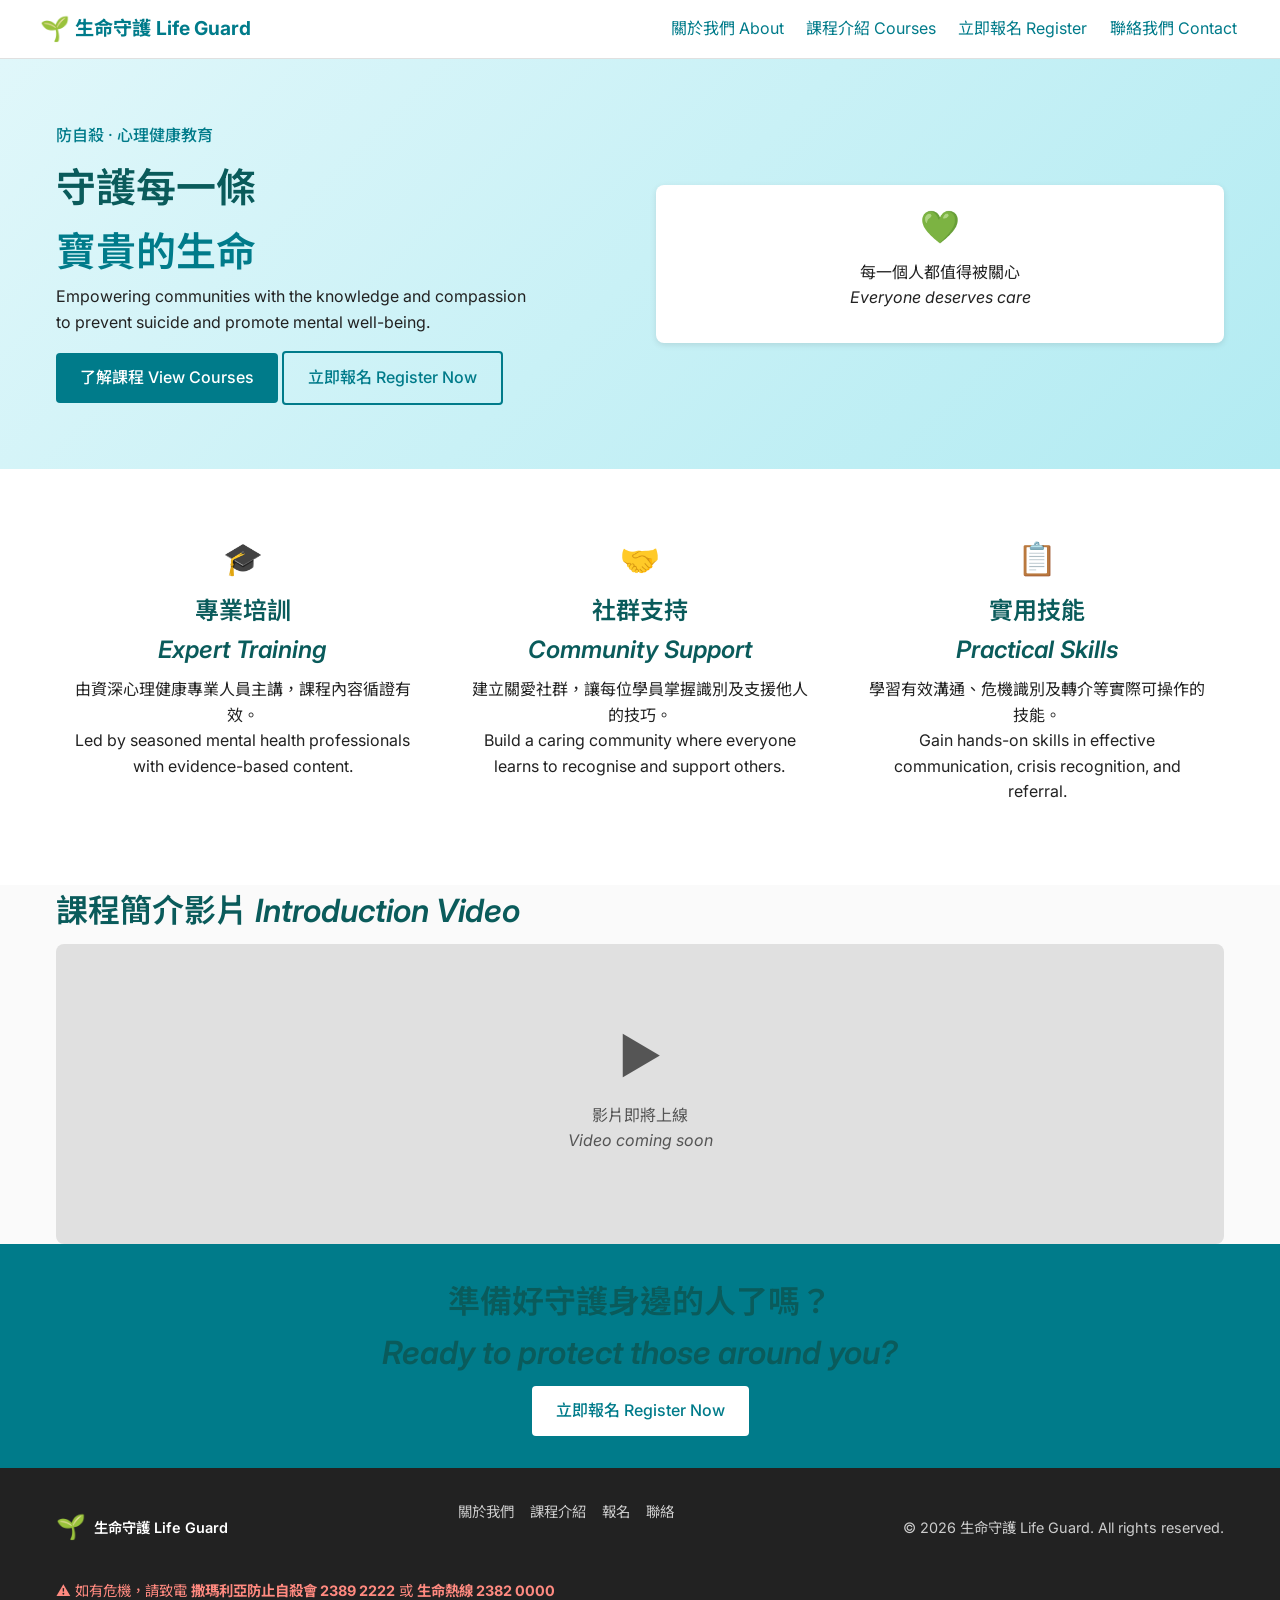
<file: index.html>
<!DOCTYPE html>
<html lang="zh-Hant">
<head>
  <meta charset="UTF-8" />
  <meta name="viewport" content="width=device-width, initial-scale=1.0" />
  <title>生命守護 · Life Guard — 防自殺課程</title>
  <link rel="stylesheet" href="style.css" />
  <link rel="preconnect" href="https://fonts.googleapis.com" />
  <link href="https://fonts.googleapis.com/css2?family=Noto+Sans+TC:wght@300;400;500;700&family=Inter:wght@300;400;500;700&display=swap" rel="stylesheet" />
</head>
<body>

  <!-- ========== NAVIGATION ========== -->
  <header class="navbar">
    <div class="container nav-inner">
      <a href="index.html" class="logo">
        <span class="logo-icon">🌱</span>
        <span class="logo-zh">生命守護</span>
        <span class="logo-en">Life Guard</span>
      </a>
      <button class="hamburger" id="hamburger" aria-label="Menu">&#9776;</button>
      <nav class="nav-links" id="navLinks">
        <a href="about.html">關於我們 <span>About</span></a>
        <a href="courses.html">課程介紹 <span>Courses</span></a>
        <a href="register.html">立即報名 <span>Register</span></a>
        <a href="contact.html">聯絡我們 <span>Contact</span></a>
      </nav>
    </div>
  </header>

  <!-- ========== HERO ========== -->
  <section class="hero">
    <div class="container hero-inner">
      <div class="hero-text">
        <p class="hero-tag">防自殺 · 心理健康教育</p>
        <h1>
          守護每一條<br />
          <span class="accent">寶貴的生命</span>
        </h1>
        <p class="hero-subtitle">
          Empowering communities with the knowledge and compassion<br />
          to prevent suicide and promote mental well-being.
        </p>
        <div class="hero-cta">
          <a href="courses.html" class="btn btn-primary">了解課程 View Courses</a>
          <a href="register.html" class="btn btn-outline">立即報名 Register Now</a>
        </div>
      </div>
      <div class="hero-visual">
        <div class="hero-card">
          <div class="hero-card-icon">💚</div>
          <p>每一個人都值得被關心<br /><em>Everyone deserves care</em></p>
        </div>
      </div>
    </div>
  </section>

  <!-- ========== HIGHLIGHTS ========== -->
  <section class="highlights">
    <div class="container">
      <div class="highlight-grid">
        <div class="highlight-item">
          <div class="h-icon">🎓</div>
          <h3>專業培訓<br /><em>Expert Training</em></h3>
          <p>由資深心理健康專業人員主講，課程內容循證有效。<br />
          Led by seasoned mental health professionals with evidence-based content.</p>
        </div>
        <div class="highlight-item">
          <div class="h-icon">🤝</div>
          <h3>社群支持<br /><em>Community Support</em></h3>
          <p>建立關愛社群，讓每位學員掌握識別及支援他人的技巧。<br />
          Build a caring community where everyone learns to recognise and support others.</p>
        </div>
        <div class="highlight-item">
          <div class="h-icon">📋</div>
          <h3>實用技能<br /><em>Practical Skills</em></h3>
          <p>學習有效溝通、危機識別及轉介等實際可操作的技能。<br />
          Gain hands-on skills in effective communication, crisis recognition, and referral.</p>
        </div>
      </div>
    </div>
  </section>

  <!-- ========== VIDEO PLACEHOLDER ========== -->
  <section class="video-section">
    <div class="container">
      <h2 class="section-title">課程簡介影片 <em>Introduction Video</em></h2>
      <div class="video-placeholder">
        <div class="video-inner">
          <div class="play-icon">▶</div>
          <p>影片即將上線<br /><em>Video coming soon</em></p>
        </div>
      </div>
    </div>
  </section>

  <!-- ========== CTA STRIP ========== -->
  <section class="cta-strip">
    <div class="container">
      <h2>準備好守護身邊的人了嗎？<br /><em>Ready to protect those around you?</em></h2>
      <a href="register.html" class="btn btn-white">立即報名 Register Now</a>
    </div>
  </section>

  <!-- ========== FOOTER ========== -->
  <footer class="footer">
    <div class="container footer-inner">
      <div class="footer-brand">
        <span class="logo-icon">🌱</span>
        <span>生命守護 Life Guard</span>
      </div>
      <nav class="footer-nav">
        <a href="about.html">關於我們</a>
        <a href="courses.html">課程介紹</a>
        <a href="register.html">報名</a>
        <a href="contact.html">聯絡</a>
      </nav>
      <p class="footer-copy">&copy; 2026 生命守護 Life Guard. All rights reserved.</p>
      <p class="footer-crisis">
        ⚠️ 如有危機，請致電 <strong>撒瑪利亞防止自殺會 2389 2222</strong> 或 <strong>生命熱線 2382 0000</strong>
      </p>
    </div>
  </footer>

  <script src="main.js"></script>
</body>
</html>
</file>
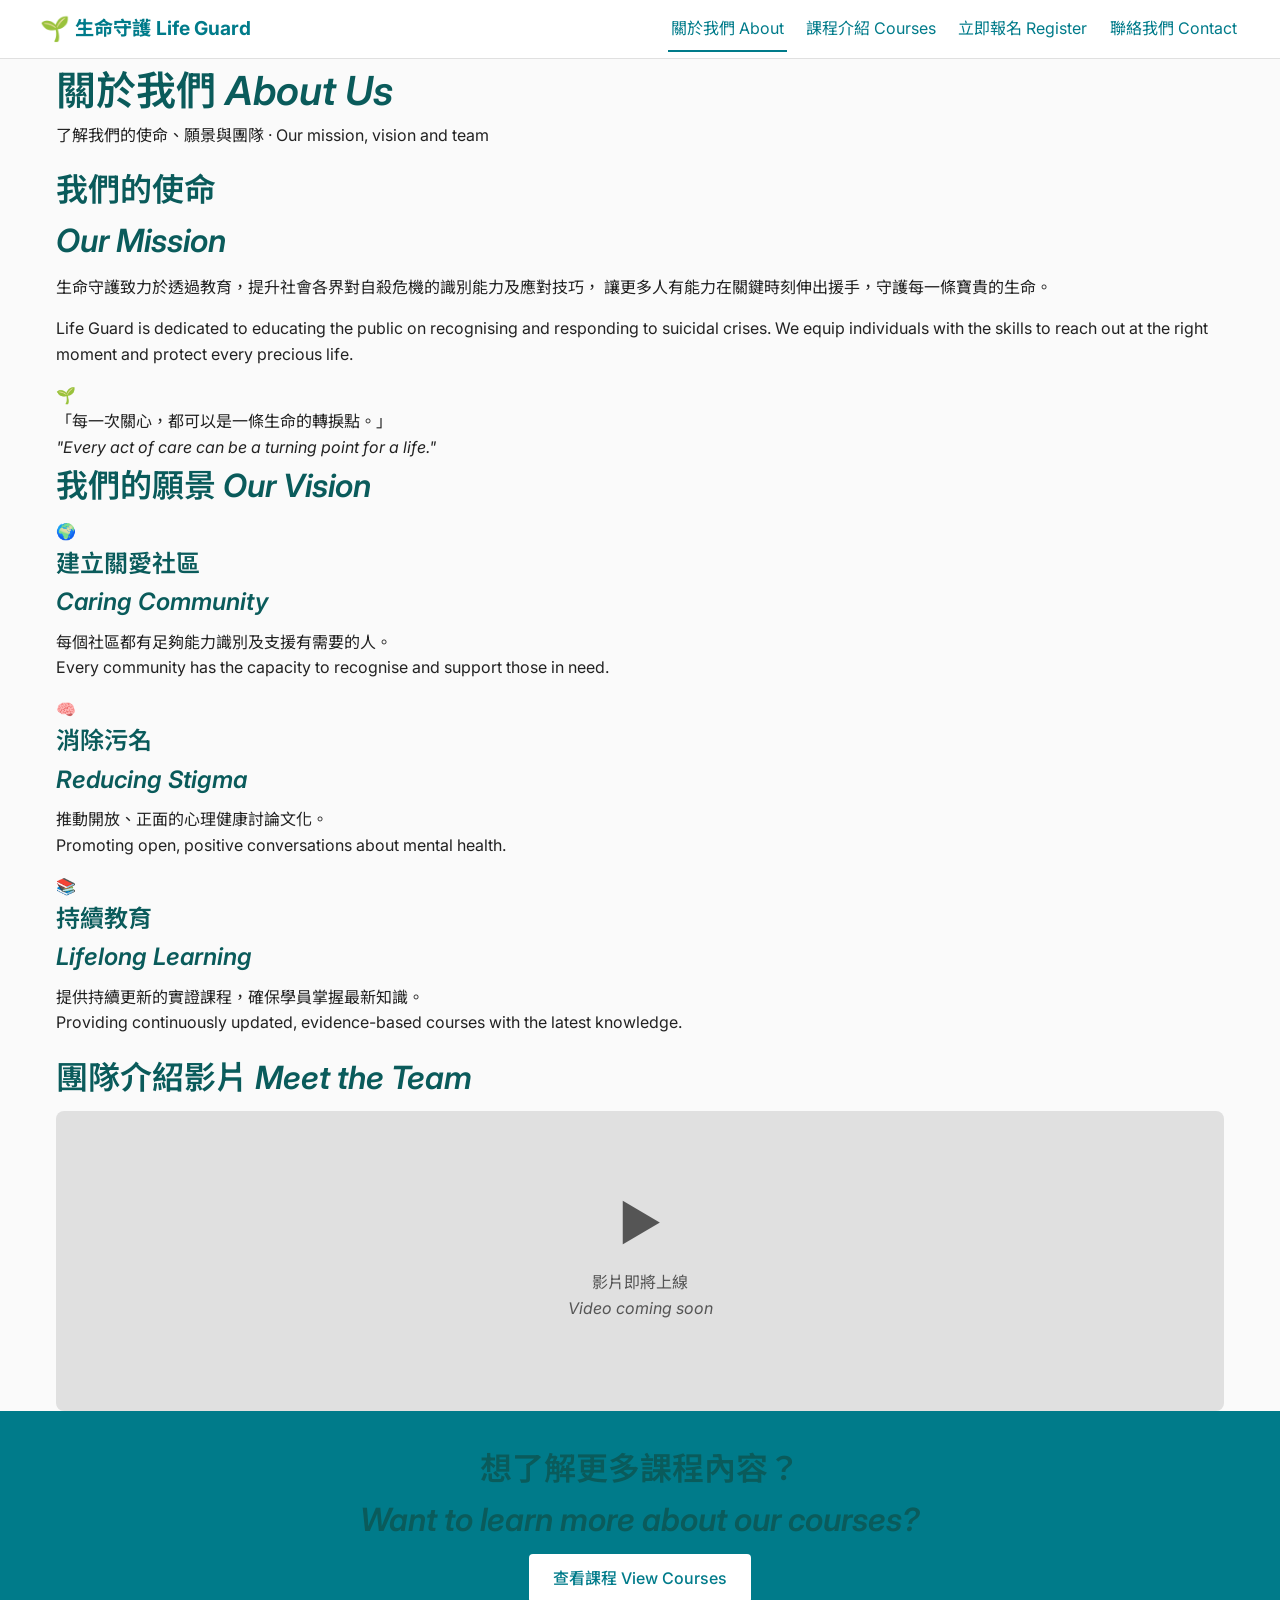
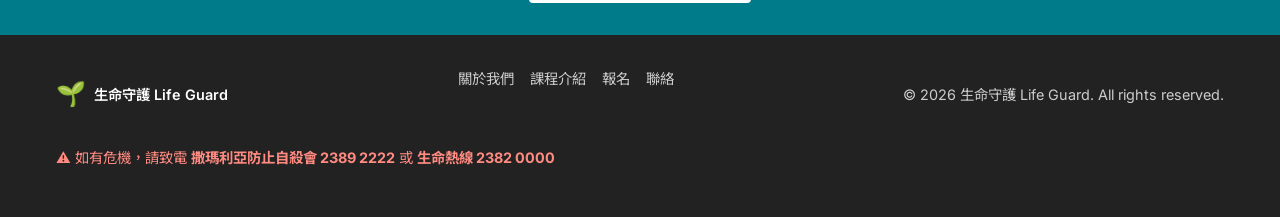
<file: about.html>
<!DOCTYPE html>
<html lang="zh-Hant">
<head>
  <meta charset="UTF-8" />
  <meta name="viewport" content="width=device-width, initial-scale=1.0" />
  <title>關於我們 About Us — 生命守護 Life Guard</title>
  <link rel="stylesheet" href="style.css" />
  <link rel="preconnect" href="https://fonts.googleapis.com" />
  <link href="https://fonts.googleapis.com/css2?family=Noto+Sans+TC:wght@300;400;500;700&family=Inter:wght@300;400;500;700&display=swap" rel="stylesheet" />
</head>
<body>

  <header class="navbar">
    <div class="container nav-inner">
      <a href="index.html" class="logo">
        <span class="logo-icon">🌱</span>
        <span class="logo-zh">生命守護</span>
        <span class="logo-en">Life Guard</span>
      </a>
      <button class="hamburger" id="hamburger" aria-label="Menu">&#9776;</button>
      <nav class="nav-links" id="navLinks">
        <a href="about.html" class="active">關於我們 <span>About</span></a>
        <a href="courses.html">課程介紹 <span>Courses</span></a>
        <a href="register.html">立即報名 <span>Register</span></a>
        <a href="contact.html">聯絡我們 <span>Contact</span></a>
      </nav>
    </div>
  </header>

  <!-- PAGE HEADER -->
  <section class="page-hero">
    <div class="container">
      <h1>關於我們 <em>About Us</em></h1>
      <p>了解我們的使命、願景與團隊 · Our mission, vision and team</p>
    </div>
  </section>

  <!-- MISSION -->
  <section class="content-section">
    <div class="container two-col">
      <div class="col-text">
        <h2>我們的使命<br /><em>Our Mission</em></h2>
        <p>
          生命守護致力於透過教育，提升社會各界對自殺危機的識別能力及應對技巧，
          讓更多人有能力在關鍵時刻伸出援手，守護每一條寶貴的生命。
        </p>
        <p>
          Life Guard is dedicated to educating the public on recognising and responding to suicidal crises.
          We equip individuals with the skills to reach out at the right moment and protect every precious life.
        </p>
      </div>
      <div class="col-card accent-card">
        <div class="big-emoji">🌱</div>
        <blockquote>「每一次關心，都可以是一條生命的轉捩點。」<br /><em>"Every act of care can be a turning point for a life."</em></blockquote>
      </div>
    </div>
  </section>

  <!-- VISION -->
  <section class="content-section bg-light">
    <div class="container">
      <h2 class="section-title">我們的願景 <em>Our Vision</em></h2>
      <div class="three-col">
        <div class="value-card">
          <div class="v-icon">🌍</div>
          <h3>建立關愛社區<br /><em>Caring Community</em></h3>
          <p>每個社區都有足夠能力識別及支援有需要的人。<br />
          Every community has the capacity to recognise and support those in need.</p>
        </div>
        <div class="value-card">
          <div class="v-icon">🧠</div>
          <h3>消除污名<br /><em>Reducing Stigma</em></h3>
          <p>推動開放、正面的心理健康討論文化。<br />
          Promoting open, positive conversations about mental health.</p>
        </div>
        <div class="value-card">
          <div class="v-icon">📚</div>
          <h3>持續教育<br /><em>Lifelong Learning</em></h3>
          <p>提供持續更新的實證課程，確保學員掌握最新知識。<br />
          Providing continuously updated, evidence-based courses with the latest knowledge.</p>
        </div>
      </div>
    </div>
  </section>

  <!-- TEAM VIDEO PLACEHOLDER -->
  <section class="content-section">
    <div class="container">
      <h2 class="section-title">團隊介紹影片 <em>Meet the Team</em></h2>
      <div class="video-placeholder">
        <div class="video-inner">
          <div class="play-icon">▶</div>
          <p>影片即將上線<br /><em>Video coming soon</em></p>
        </div>
      </div>
    </div>
  </section>

  <section class="cta-strip">
    <div class="container">
      <h2>想了解更多課程內容？<br /><em>Want to learn more about our courses?</em></h2>
      <a href="courses.html" class="btn btn-white">查看課程 View Courses</a>
    </div>
  </section>

  <footer class="footer">
    <div class="container footer-inner">
      <div class="footer-brand">
        <span class="logo-icon">🌱</span>
        <span>生命守護 Life Guard</span>
      </div>
      <nav class="footer-nav">
        <a href="about.html">關於我們</a>
        <a href="courses.html">課程介紹</a>
        <a href="register.html">報名</a>
        <a href="contact.html">聯絡</a>
      </nav>
      <p class="footer-copy">&copy; 2026 生命守護 Life Guard. All rights reserved.</p>
      <p class="footer-crisis">
        ⚠️ 如有危機，請致電 <strong>撒瑪利亞防止自殺會 2389 2222</strong> 或 <strong>生命熱線 2382 0000</strong>
      </p>
    </div>
  </footer>

  <script src="main.js"></script>
</body>
</html>
</file>
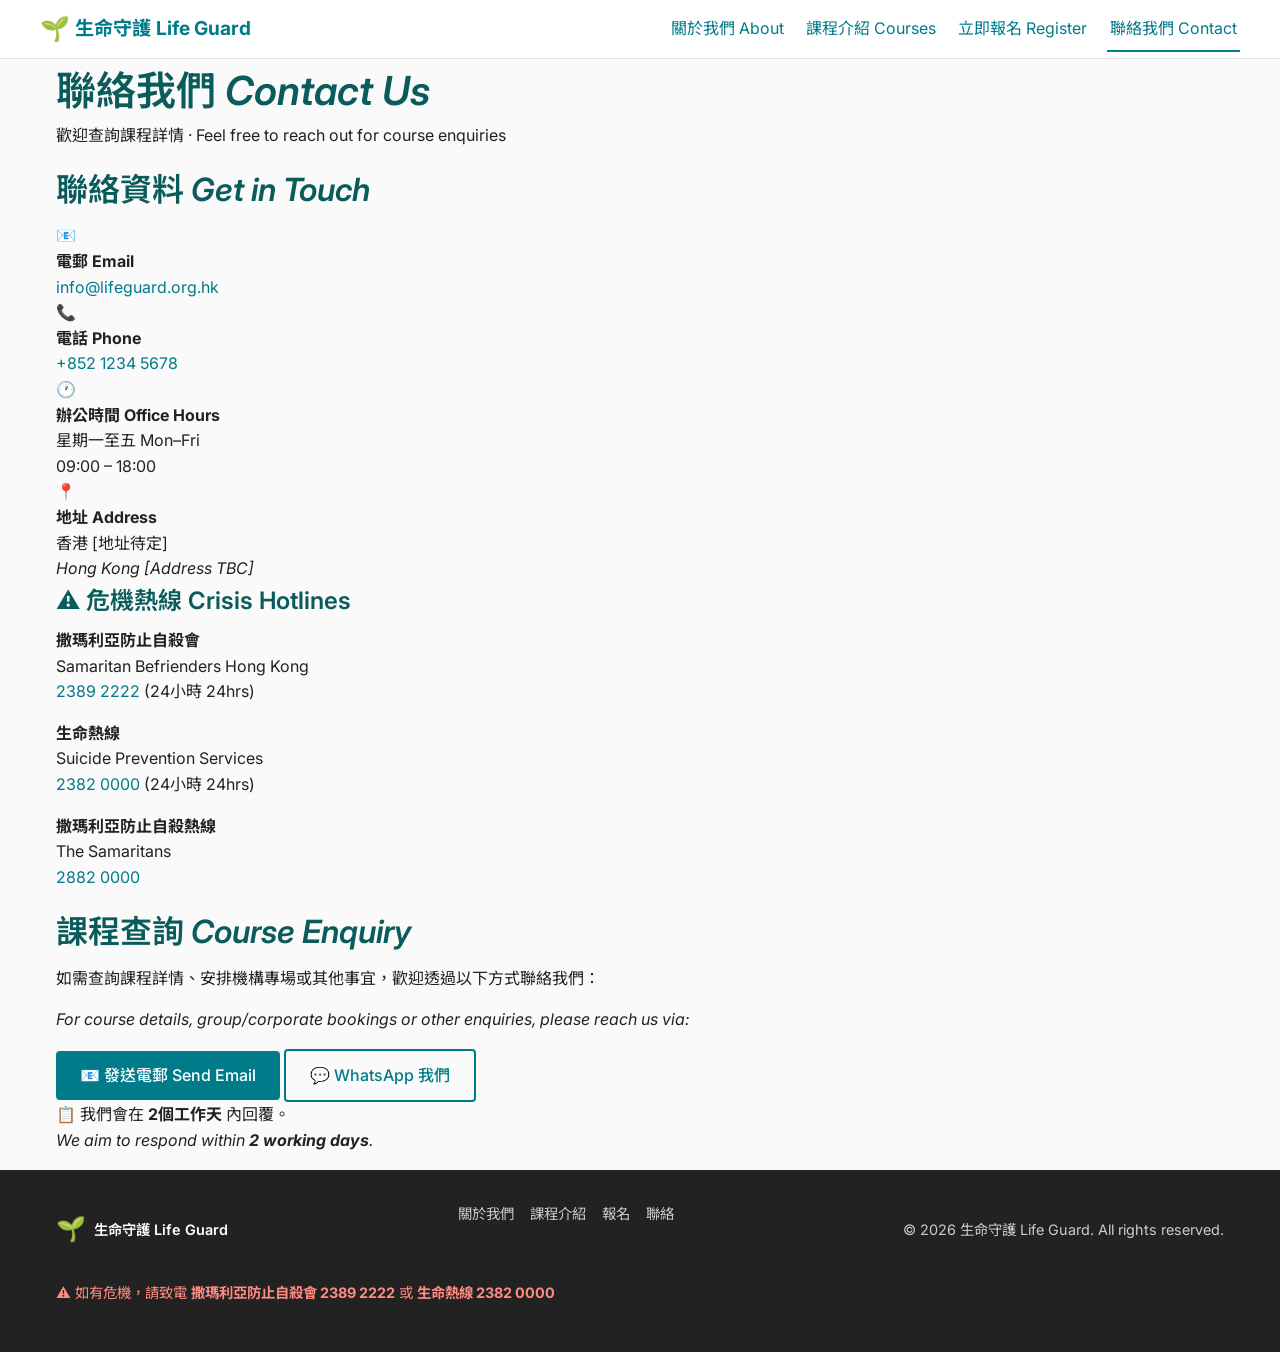
<file: contact.html>
<!DOCTYPE html>
<html lang="zh-Hant">
<head>
  <meta charset="UTF-8" />
  <meta name="viewport" content="width=device-width, initial-scale=1.0" />
  <title>聯絡我們 Contact — 生命守護 Life Guard</title>
  <link rel="stylesheet" href="style.css" />
  <link rel="preconnect" href="https://fonts.googleapis.com" />
  <link href="https://fonts.googleapis.com/css2?family=Noto+Sans+TC:wght@300;400;500;700&family=Inter:wght@300;400;500;700&display=swap" rel="stylesheet" />
</head>
<body>

  <header class="navbar">
    <div class="container nav-inner">
      <a href="index.html" class="logo">
        <span class="logo-icon">🌱</span>
        <span class="logo-zh">生命守護</span>
        <span class="logo-en">Life Guard</span>
      </a>
      <button class="hamburger" id="hamburger" aria-label="Menu">&#9776;</button>
      <nav class="nav-links" id="navLinks">
        <a href="about.html">關於我們 <span>About</span></a>
        <a href="courses.html">課程介紹 <span>Courses</span></a>
        <a href="register.html">立即報名 <span>Register</span></a>
        <a href="contact.html" class="active">聯絡我們 <span>Contact</span></a>
      </nav>
    </div>
  </header>

  <section class="page-hero">
    <div class="container">
      <h1>聯絡我們 <em>Contact Us</em></h1>
      <p>歡迎查詢課程詳情 · Feel free to reach out for course enquiries</p>
    </div>
  </section>

  <section class="content-section">
    <div class="container contact-grid">

      <!-- Contact Info -->
      <div class="contact-info">
        <h2>聯絡資料 <em>Get in Touch</em></h2>

        <div class="contact-item">
          <div class="c-icon">📧</div>
          <div>
            <strong>電郵 Email</strong><br />
            <a href="mailto:info@lifeguard.org.hk">info@lifeguard.org.hk</a>
          </div>
        </div>

        <div class="contact-item">
          <div class="c-icon">📞</div>
          <div>
            <strong>電話 Phone</strong><br />
            <a href="tel:+85212345678">+852 1234 5678</a>
          </div>
        </div>

        <div class="contact-item">
          <div class="c-icon">🕐</div>
          <div>
            <strong>辦公時間 Office Hours</strong><br />
            星期一至五 Mon–Fri<br />
            09:00 – 18:00
          </div>
        </div>

        <div class="contact-item">
          <div class="c-icon">📍</div>
          <div>
            <strong>地址 Address</strong><br />
            香港 [地址待定]<br />
            <em>Hong Kong [Address TBC]</em>
          </div>
        </div>

        <div class="crisis-box">
          <h3>⚠️ 危機熱線 Crisis Hotlines</h3>
          <p><strong>撒瑪利亞防止自殺會</strong><br />
          Samaritan Befrienders Hong Kong<br />
          <a href="tel:23892222">2389 2222</a> (24小時 24hrs)</p>
          <p><strong>生命熱線</strong><br />
          Suicide Prevention Services<br />
          <a href="tel:23820000">2382 0000</a> (24小時 24hrs)</p>
          <p><strong>撒瑪利亞防止自殺熱線</strong><br />
          The Samaritans<br />
          <a href="tel:28820000">2882 0000</a></p>
        </div>
      </div>

      <!-- WhatsApp / Email note -->
      <div class="contact-form-area">
        <h2>課程查詢 <em>Course Enquiry</em></h2>
        <p>如需查詢課程詳情、安排機構專場或其他事宜，歡迎透過以下方式聯絡我們：</p>
        <p><em>For course details, group/corporate bookings or other enquiries, please reach us via:</em></p>

        <div class="contact-buttons">
          <a href="mailto:info@lifeguard.org.hk" class="btn btn-primary">
            📧 發送電郵 Send Email
          </a>
          <a href="https://wa.me/85212345678" target="_blank" rel="noopener" class="btn btn-outline">
            💬 WhatsApp 我們
          </a>
        </div>

        <div class="response-note">
          <p>📋 我們會在 <strong>2個工作天</strong> 內回覆。<br />
          <em>We aim to respond within <strong>2 working days</strong>.</em></p>
        </div>
      </div>

    </div>
  </section>

  <footer class="footer">
    <div class="container footer-inner">
      <div class="footer-brand">
        <span class="logo-icon">🌱</span>
        <span>生命守護 Life Guard</span>
      </div>
      <nav class="footer-nav">
        <a href="about.html">關於我們</a>
        <a href="courses.html">課程介紹</a>
        <a href="register.html">報名</a>
        <a href="contact.html">聯絡</a>
      </nav>
      <p class="footer-copy">&copy; 2026 生命守護 Life Guard. All rights reserved.</p>
      <p class="footer-crisis">
        ⚠️ 如有危機，請致電 <strong>撒瑪利亞防止自殺會 2389 2222</strong> 或 <strong>生命熱線 2382 0000</strong>
      </p>
    </div>
  </footer>

  <script src="main.js"></script>
</body>
</html>
</file>
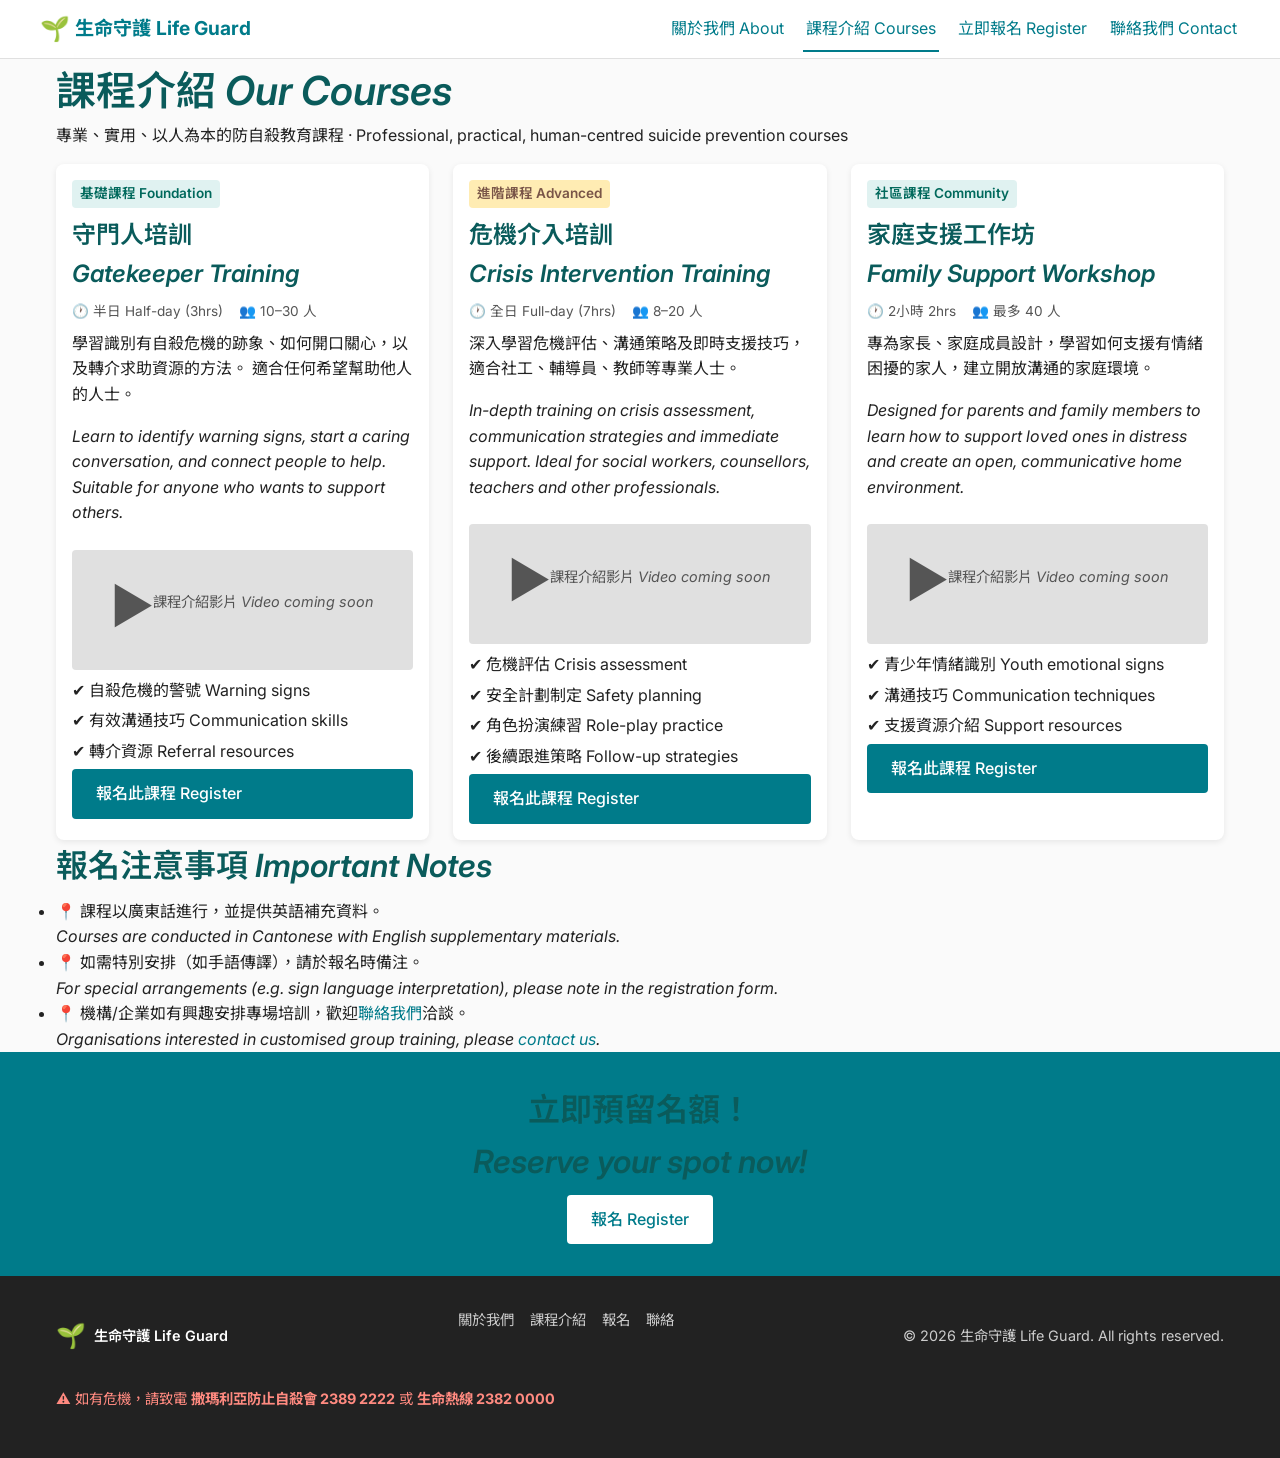
<file: courses.html>
<!DOCTYPE html>
<html lang="zh-Hant">
<head>
  <meta charset="UTF-8" />
  <meta name="viewport" content="width=device-width, initial-scale=1.0" />
  <title>課程介紹 Courses — 生命守護 Life Guard</title>
  <link rel="stylesheet" href="style.css" />
  <link rel="preconnect" href="https://fonts.googleapis.com" />
  <link href="https://fonts.googleapis.com/css2?family=Noto+Sans+TC:wght@300;400;500;700&family=Inter:wght@300;400;500;700&display=swap" rel="stylesheet" />
</head>
<body>

  <header class="navbar">
    <div class="container nav-inner">
      <a href="index.html" class="logo">
        <span class="logo-icon">🌱</span>
        <span class="logo-zh">生命守護</span>
        <span class="logo-en">Life Guard</span>
      </a>
      <button class="hamburger" id="hamburger" aria-label="Menu">&#9776;</button>
      <nav class="nav-links" id="navLinks">
        <a href="about.html">關於我們 <span>About</span></a>
        <a href="courses.html" class="active">課程介紹 <span>Courses</span></a>
        <a href="register.html">立即報名 <span>Register</span></a>
        <a href="contact.html">聯絡我們 <span>Contact</span></a>
      </nav>
    </div>
  </header>

  <section class="page-hero">
    <div class="container">
      <h1>課程介紹 <em>Our Courses</em></h1>
      <p>專業、實用、以人為本的防自殺教育課程 · Professional, practical, human-centred suicide prevention courses</p>
    </div>
  </section>

  <!-- COURSE CARDS -->
  <section class="content-section">
    <div class="container">
      <div class="course-grid">

        <!-- Course 1 -->
        <div class="course-card">
          <div class="course-badge">基礎課程 Foundation</div>
          <h3>守門人培訓<br /><em>Gatekeeper Training</em></h3>
          <div class="course-meta">
            <span>🕐 半日 Half-day (3hrs)</span>
            <span>👥 10–30 人</span>
          </div>
          <p>
            學習識別有自殺危機的跡象、如何開口關心，以及轉介求助資源的方法。
            適合任何希望幫助他人的人士。
          </p>
          <p>
            <em>Learn to identify warning signs, start a caring conversation, and connect people to help.
            Suitable for anyone who wants to support others.</em>
          </p>
          <div class="course-video-placeholder">
            <div class="video-inner-sm">
              <div class="play-icon">▶</div>
              <p>課程介紹影片 <em>Video coming soon</em></p>
            </div>
          </div>
          <ul class="course-topics">
            <li>✔ 自殺危機的警號 Warning signs</li>
            <li>✔ 有效溝通技巧 Communication skills</li>
            <li>✔ 轉介資源 Referral resources</li>
          </ul>
          <a href="register.html" class="btn btn-primary">報名此課程 Register</a>
        </div>

        <!-- Course 2 -->
        <div class="course-card">
          <div class="course-badge featured">進階課程 Advanced</div>
          <h3>危機介入培訓<br /><em>Crisis Intervention Training</em></h3>
          <div class="course-meta">
            <span>🕐 全日 Full-day (7hrs)</span>
            <span>👥 8–20 人</span>
          </div>
          <p>
            深入學習危機評估、溝通策略及即時支援技巧，適合社工、輔導員、教師等專業人士。
          </p>
          <p>
            <em>In-depth training on crisis assessment, communication strategies and immediate support.
            Ideal for social workers, counsellors, teachers and other professionals.</em>
          </p>
          <div class="course-video-placeholder">
            <div class="video-inner-sm">
              <div class="play-icon">▶</div>
              <p>課程介紹影片 <em>Video coming soon</em></p>
            </div>
          </div>
          <ul class="course-topics">
            <li>✔ 危機評估 Crisis assessment</li>
            <li>✔ 安全計劃制定 Safety planning</li>
            <li>✔ 角色扮演練習 Role-play practice</li>
            <li>✔ 後續跟進策略 Follow-up strategies</li>
          </ul>
          <a href="register.html" class="btn btn-primary">報名此課程 Register</a>
        </div>

        <!-- Course 3 -->
        <div class="course-card">
          <div class="course-badge">社區課程 Community</div>
          <h3>家庭支援工作坊<br /><em>Family Support Workshop</em></h3>
          <div class="course-meta">
            <span>🕐 2小時 2hrs</span>
            <span>👥 最多 40 人</span>
          </div>
          <p>
            專為家長、家庭成員設計，學習如何支援有情緒困擾的家人，建立開放溝通的家庭環境。
          </p>
          <p>
            <em>Designed for parents and family members to learn how to support loved ones in distress
            and create an open, communicative home environment.</em>
          </p>
          <div class="course-video-placeholder">
            <div class="video-inner-sm">
              <div class="play-icon">▶</div>
              <p>課程介紹影片 <em>Video coming soon</em></p>
            </div>
          </div>
          <ul class="course-topics">
            <li>✔ 青少年情緒識別 Youth emotional signs</li>
            <li>✔ 溝通技巧 Communication techniques</li>
            <li>✔ 支援資源介紹 Support resources</li>
          </ul>
          <a href="register.html" class="btn btn-primary">報名此課程 Register</a>
        </div>

      </div>
    </div>
  </section>

  <!-- NOTE -->
  <section class="content-section bg-light">
    <div class="container narrow-text">
      <h2 class="section-title">報名注意事項 <em>Important Notes</em></h2>
      <ul class="note-list">
        <li>📍 課程以廣東話進行，並提供英語補充資料。<br />
            <em>Courses are conducted in Cantonese with English supplementary materials.</em></li>
        <li>📍 如需特別安排（如手語傳譯），請於報名時備注。<br />
            <em>For special arrangements (e.g. sign language interpretation), please note in the registration form.</em></li>
        <li>📍 機構/企業如有興趣安排專場培訓，歡迎<a href="contact.html">聯絡我們</a>洽談。<br />
            <em>Organisations interested in customised group training, please <a href="contact.html">contact us</a>.</em></li>
      </ul>
    </div>
  </section>

  <section class="cta-strip">
    <div class="container">
      <h2>立即預留名額！<br /><em>Reserve your spot now!</em></h2>
      <a href="register.html" class="btn btn-white">報名 Register</a>
    </div>
  </section>

  <footer class="footer">
    <div class="container footer-inner">
      <div class="footer-brand">
        <span class="logo-icon">🌱</span>
        <span>生命守護 Life Guard</span>
      </div>
      <nav class="footer-nav">
        <a href="about.html">關於我們</a>
        <a href="courses.html">課程介紹</a>
        <a href="register.html">報名</a>
        <a href="contact.html">聯絡</a>
      </nav>
      <p class="footer-copy">&copy; 2026 生命守護 Life Guard. All rights reserved.</p>
      <p class="footer-crisis">
        ⚠️ 如有危機，請致電 <strong>撒瑪利亞防止自殺會 2389 2222</strong> 或 <strong>生命熱線 2382 0000</strong>
      </p>
    </div>
  </footer>

  <script src="main.js"></script>
</body>
</html>
</file>
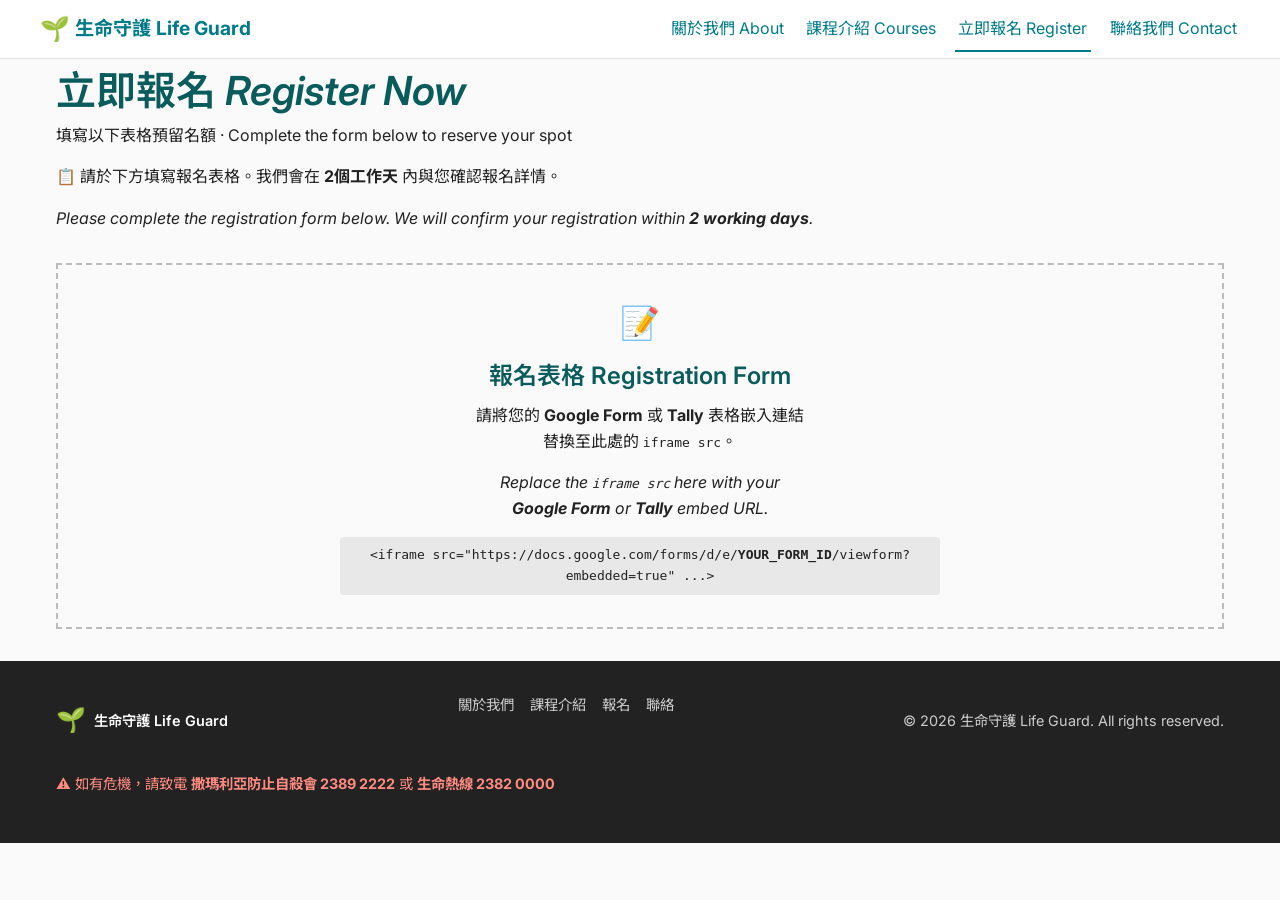
<file: register.html>
<!DOCTYPE html>
<html lang="zh-Hant">
<head>
  <meta charset="UTF-8" />
  <meta name="viewport" content="width=device-width, initial-scale=1.0" />
  <title>立即報名 Register — 生命守護 Life Guard</title>
  <link rel="stylesheet" href="style.css" />
  <link rel="preconnect" href="https://fonts.googleapis.com" />
  <link href="https://fonts.googleapis.com/css2?family=Noto+Sans+TC:wght@300;400;500;700&family=Inter:wght@300;400;500;700&display=swap" rel="stylesheet" />
</head>
<body>

  <header class="navbar">
    <div class="container nav-inner">
      <a href="index.html" class="logo">
        <span class="logo-icon">🌱</span>
        <span class="logo-zh">生命守護</span>
        <span class="logo-en">Life Guard</span>
      </a>
      <button class="hamburger" id="hamburger" aria-label="Menu">&#9776;</button>
      <nav class="nav-links" id="navLinks">
        <a href="about.html">關於我們 <span>About</span></a>
        <a href="courses.html">課程介紹 <span>Courses</span></a>
        <a href="register.html" class="active">立即報名 <span>Register</span></a>
        <a href="contact.html">聯絡我們 <span>Contact</span></a>
      </nav>
    </div>
  </header>

  <section class="page-hero">
    <div class="container">
      <h1>立即報名 <em>Register Now</em></h1>
      <p>填寫以下表格預留名額 · Complete the form below to reserve your spot</p>
    </div>
  </section>

  <section class="content-section">
    <div class="container narrow-text">

      <div class="form-note">
        <p>📋 請於下方填寫報名表格。我們會在 <strong>2個工作天</strong> 內與您確認報名詳情。</p>
        <p><em>Please complete the registration form below. We will confirm your registration within <strong>2 working days</strong>.</em></p>
      </div>

      <!-- ===================================================
           REPLACE the src below with your actual Google Form
           or Tally embed URL.

           Google Form embed:
             Go to your Google Form → Send → Embed → copy the <iframe> src URL
             Example: https://docs.google.com/forms/d/e/YOUR_FORM_ID/viewform?embedded=true

           Tally embed:
             Go to your Tally form → Share → Embed → copy the src URL
             Example: https://tally.so/embed/YOUR_FORM_ID
      =================================================== -->
      <div class="form-embed-wrapper">
        <div class="form-placeholder">
          <div class="form-placeholder-inner">
            <div class="form-icon">📝</div>
            <h3>報名表格 Registration Form</h3>
            <p>
              請將您的 <strong>Google Form</strong> 或 <strong>Tally</strong> 表格嵌入連結<br />
              替換至此處的 <code>iframe src</code>。
            </p>
            <p>
              <em>Replace the <code>iframe src</code> here with your<br />
              <strong>Google Form</strong> or <strong>Tally</strong> embed URL.</em>
            </p>
            <div class="code-hint">
              <code>&lt;iframe src="https://docs.google.com/forms/d/e/<strong>YOUR_FORM_ID</strong>/viewform?embedded=true" ...&gt;</code>
            </div>
          </div>
        </div>

        <!--
        ===== UNCOMMENT AND REPLACE src WHEN READY =====

        <iframe
          src="https://docs.google.com/forms/d/e/YOUR_FORM_ID/viewform?embedded=true"
          width="100%"
          height="900"
          frameborder="0"
          marginheight="0"
          marginwidth="0"
          title="課程報名表 Registration Form"
          loading="lazy"
        >載入中… Loading…</iframe>

        OR for Tally:
        <iframe
          src="https://tally.so/embed/YOUR_FORM_ID?alignLeft=1&hideTitle=1&transparentBackground=1&dynamicHeight=1"
          width="100%"
          height="900"
          frameborder="0"
          title="課程報名表 Registration Form"
          loading="lazy"
        ></iframe>

        ================================================ -->
      </div>

    </div>
  </section>

  <footer class="footer">
    <div class="container footer-inner">
      <div class="footer-brand">
        <span class="logo-icon">🌱</span>
        <span>生命守護 Life Guard</span>
      </div>
      <nav class="footer-nav">
        <a href="about.html">關於我們</a>
        <a href="courses.html">課程介紹</a>
        <a href="register.html">報名</a>
        <a href="contact.html">聯絡</a>
      </nav>
      <p class="footer-copy">&copy; 2026 生命守護 Life Guard. All rights reserved.</p>
      <p class="footer-crisis">
        ⚠️ 如有危機，請致電 <strong>撒瑪利亞防止自殺會 2389 2222</strong> 或 <strong>生命熱線 2382 0000</strong>
      </p>
    </div>
  </footer>

  <script src="main.js"></script>
</body>
</html>
</file>
<file: style.css>
/* style.css – Clean minimal theme for Life Guard website */

/* Reset & base */
* {
  margin: 0;
  padding: 0;
  box-sizing: border-box;
}
html {
  scroll-behavior: smooth;
}
body {
  font-family: 'Inter', 'Noto Sans TC', sans-serif;
  line-height: 1.6;
  color: #222;
  background-color: #fafafa;
  -webkit-font-smoothing: antialiased;
  -moz-osx-font-smoothing: grayscale;
}
.container {
  max-width: 1200px;
  margin: 0 auto;
  padding: 0 1rem;
}

/* Typography */
h1, h2, h3, h4 {
  font-weight: 600;
  color: #0a5b5b; /* deep teal */
}
h1 {font-size: 2.5rem;}
h2 {font-size: 2rem; margin-bottom: 0.5rem;}
h3 {font-size: 1.5rem; margin-bottom: 0.5rem;}

p {margin-bottom: 1rem;}

a {
  color: #007b8a;
  text-decoration: none;
}
a:hover {text-decoration: underline;}

/* Navbar */
.navbar {
  background: #fff;
  border-bottom: 1px solid #e0e0e0;
  position: sticky;
  top: 0;
  z-index: 1000;
}
.nav-inner {
  display: flex;
  align-items: center;
  justify-content: space-between;
  padding: 0.5rem 0;
}
.logo {
  font-size: 1.2rem;
  font-weight: 700;
  display: flex;
  align-items: center;
  gap: 0.3rem;
}
.logo-icon {font-size: 1.5rem;}

.nav-links {
  display: flex;
  gap: 1rem;
}
.nav-links a {
  padding: 0.5rem 0.2rem;
  position: relative;
}
.nav-links a.active::after {
  content: '';
  position: absolute;
  left: 0;
  bottom: -2px;
  width: 100%;
  height: 2px;
  background: #007b8a;
}

.hamburger {
  display: none;
  font-size: 1.5rem;
  background: none;
  border: none;
  cursor: pointer;
}

/* Hero */
.hero {
  background: linear-gradient(135deg, #e0f7fa, #b2ebf2);
  padding: 4rem 0;
}
.hero-inner {display: flex; flex-wrap: wrap; align-items: center; gap: 2rem;}
.hero-text {flex: 1 1 45%;}
.hero-tag {color: #007b8a; font-weight: 500; text-transform: uppercase; margin-bottom: 0.5rem;}
.hero .accent {color: #007b8a;}
.hero-visual {flex: 1 1 45%;}
.hero-card {
  background: #fff;
  border-radius: 8px;
  padding: 1rem;
  box-shadow: 0 2px 6px rgba(0,0,0,0.1);
  text-align: center;
}
.hero-card-icon {font-size: 2rem; margin-bottom: 0.5rem;}
.btn {
  display: inline-block;
  padding: 0.75rem 1.5rem;
  border-radius: 4px;
  font-weight: 500;
  cursor: pointer;
  transition: background 0.2s, color 0.2s;
}
.btn-primary {background: #007b8a; color: #fff; border: none;}
.btn-primary:hover {background: #005f6a;}
.btn-outline {background: transparent; color: #007b8a; border: 2px solid #007b8a;}
.btn-outline:hover {background: #007b8a; color: #fff;}
.btn-white {background: #fff; color: #007b8a; border: 2px solid #007b8a;}
.btn-white:hover {background: #f0f0f0;}

/* Highlights */
.highlights {padding: 3rem 0; background: #fff;}
.highlight-grid {display: grid; grid-template-columns: repeat(auto-fit, minmax(250px, 1fr)); gap: 1.5rem;}
.highlight-item {text-align: center; padding: 1rem;}
.h-icon {font-size: 2rem; margin-bottom: 0.5rem;}

/* Course cards */
.course-grid {display: grid; grid-template-columns: repeat(auto-fit, minmax(280px, 1fr)); gap: 1.5rem;}
.course-card {background: #fff; border-radius: 8px; padding: 1rem; box-shadow: 0 2px 6px rgba(0,0,0,0.08); display: flex; flex-direction: column;}
.course-badge {background: #e0f2f1; color: #00695c; font-size: 0.85rem; font-weight: 600; padding: 0.2rem 0.5rem; border-radius: 4px; align-self: flex-start; margin-bottom: 0.5rem;}
.course-badge.featured {background: #ffecb3; color: #795548;}
.course-meta {font-size: 0.85rem; color: #555; margin-bottom: 0.5rem; display: flex; gap: 1rem;}
.course-topics {list-style: none; padding-left: 0; margin-top: 0.5rem;}
.course-topics li {margin-bottom: 0.3rem;}
.course-video-placeholder {margin-top: 0.5rem;}
.video-inner-sm {background: #e0e0e0; height: 120px; border-radius: 4px; display: flex; align-items: center; justify-content: center; color: #555; font-size: 0.9rem;}

/* CTA strip */
.cta-strip {background: #007b8a; color: #fff; padding: 2rem 0; text-align: center;}
.cta-strip .btn-white {background: #fff; color: #007b8a; border: none;}

/* Footer */
.footer {background: #222; color: #ccc; padding: 2rem 0; font-size: 0.9rem;}
.footer a {color: #ccc;}
.footer a:hover {color: #fff;}
.footer-inner {display: flex; flex-wrap: wrap; justify-content: space-between; gap: 1rem;}
.footer-brand {display: flex; align-items: center; gap: 0.5rem; font-weight: 600; color: #fff;}
.footer-nav {display: flex; gap: 1rem; flex-wrap: wrap;}
.footer-copy {margin-top: 1rem;}
.footer-crisis {margin-top: 0.5rem; color: #ff8a80;}

/* Form placeholder */
.form-embed-wrapper {margin: 2rem 0;}
.form-placeholder {border: 2px dashed #bbb; padding: 2rem; text-align: center; background: #fafafa;}
.form-placeholder-inner {max-width: 600px; margin: 0 auto;}
.form-icon {font-size: 2rem; margin-bottom: 0.5rem;}
.code-hint {background: #e8e8e8; padding: 0.5rem; border-radius: 4px; font-family: monospace; overflow-x: auto;}

/* Video placeholder */
.video-placeholder {background: #e0e0e0; height: 300px; border-radius: 8px; display: flex; align-items: center; justify-content: center; color: #555; position: relative;}
.video-inner {text-align: center;}
.play-icon {font-size: 3rem; margin-bottom: 0.5rem;}

/* Responsive */
@media (max-width: 768px) {
  .nav-links {display: none; flex-direction: column; background: #fff; position: absolute; top: 100%; right: 0; width: 200px; border: 1px solid #e0e0e0;}
  .nav-links.show {display: flex;}
  .hamburger {display: block;}
  .hero-inner {flex-direction: column;}
  .hero-text, .hero-visual {flex: 1 1 100%;}
}
</file>
